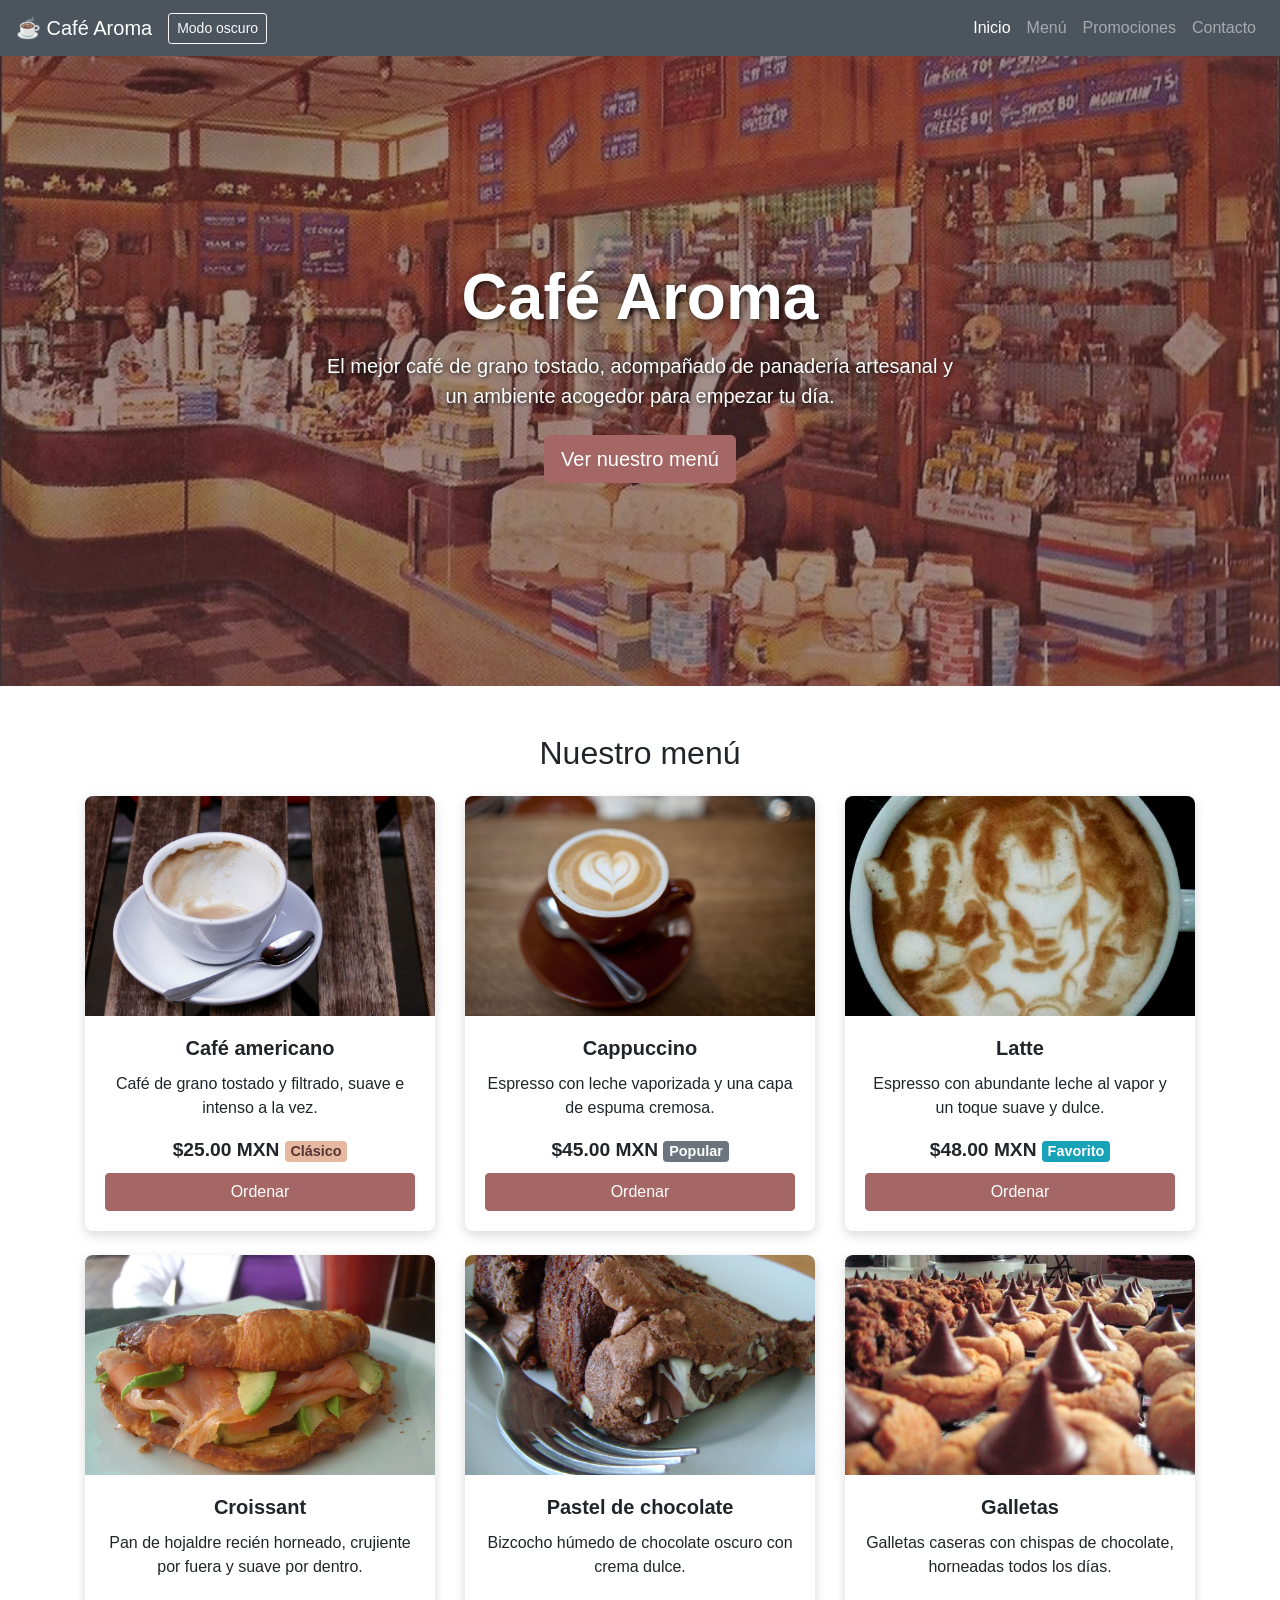
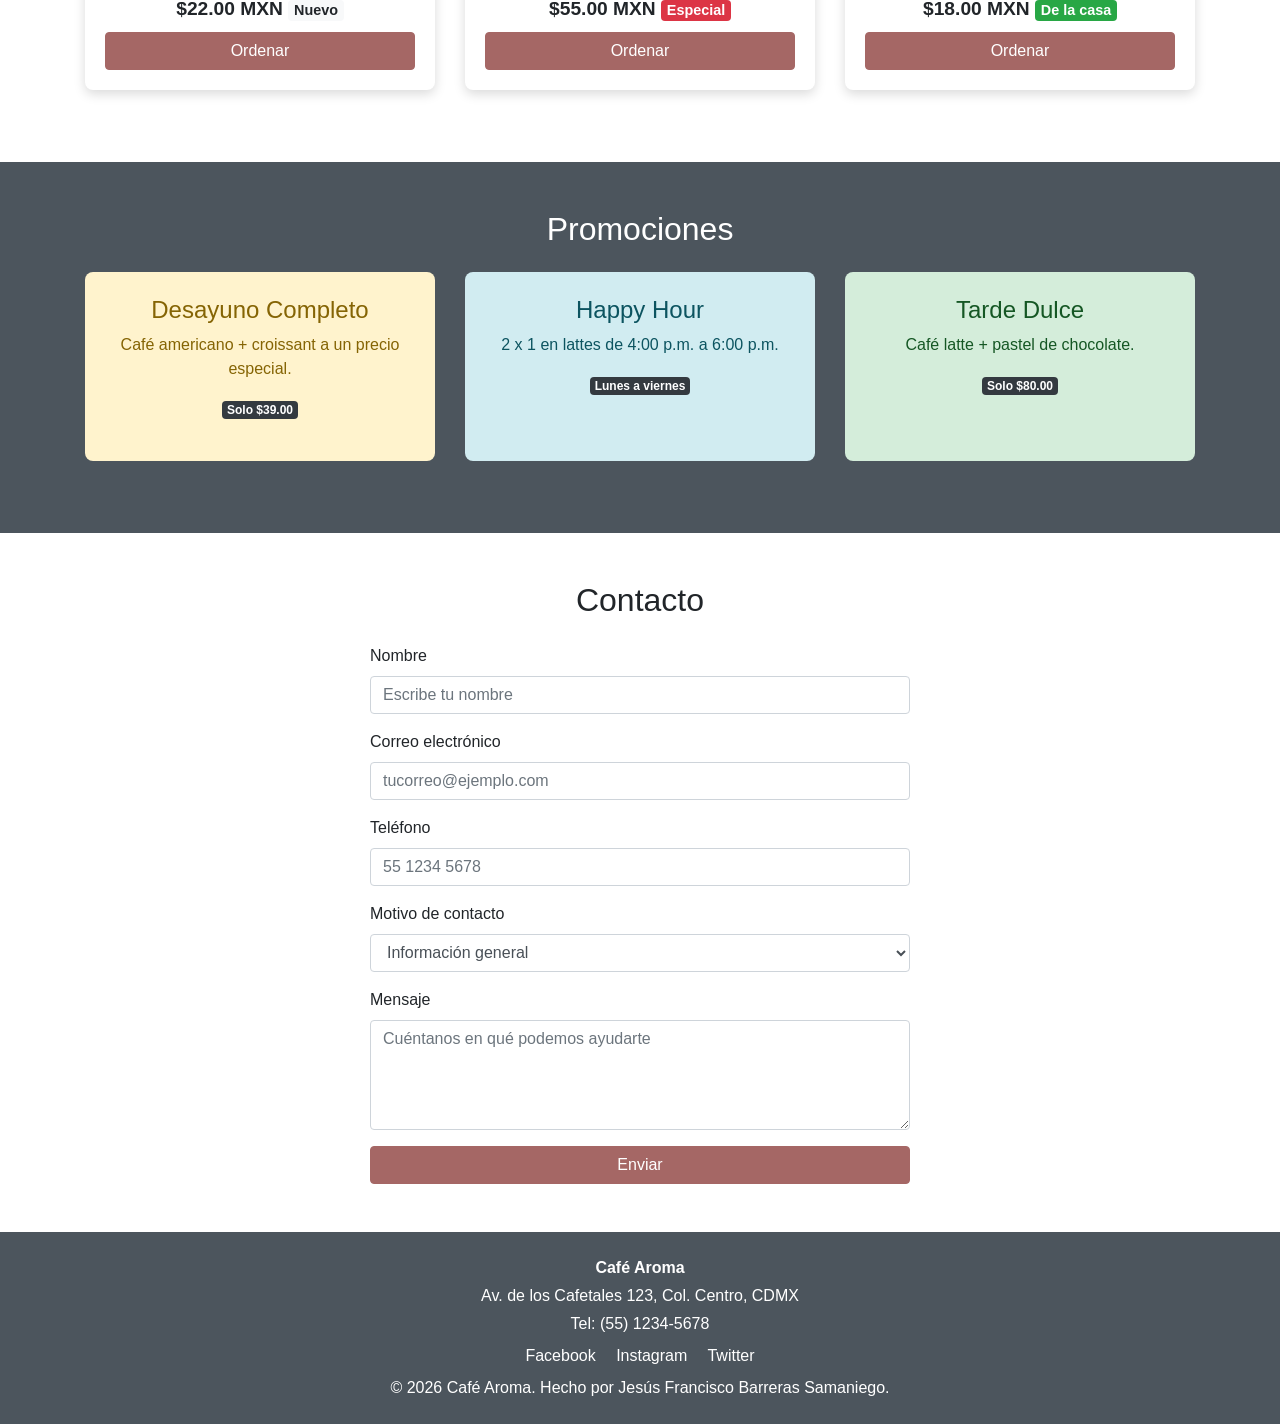
<file: index.html>
<!DOCTYPE html>
<html lang="es">
<head>
    <meta charset="UTF-8">
    <meta name="viewport" content="width=device-width, initial-scale=1.0">
    <title>Café Aroma</title>
    <link rel="stylesheet" href="https://stackpath.bootstrapcdn.com/bootstrap/4.5.2/css/bootstrap.min.css">
    <link rel="stylesheet" href="css/estilos.css">
    <script>
        (function () {
            var tema = localStorage.getItem('tema');
            if (tema === 'oscuro' || (!tema && window.matchMedia('(prefers-color-scheme: dark)').matches)) {
                document.documentElement.setAttribute('data-tema', 'oscuro');
            } else {
                document.documentElement.setAttribute('data-tema', 'claro');
            }
        })();
    </script>
</head>
<body>

    <!-- Barra de navegación -->
    <nav class="navbar navbar-expand-lg navbar-dark bg-dark">
        <a class="navbar-brand" href="#inicio">☕ Café Aroma</a>
        <div class="d-flex align-items-center ml-auto">
            <button class="btn btn-sm btn-outline-light mr-2" id="btnTema" type="button">Modo oscuro</button>
            <button class="navbar-toggler" type="button" data-toggle="collapse" data-target="#menuNavegacion"
                aria-controls="menuNavegacion" aria-expanded="false" aria-label="Alternar navegación">
                <span class="navbar-toggler-icon"></span>
            </button>
        </div>
        <div class="collapse navbar-collapse" id="menuNavegacion">
            <ul class="navbar-nav ml-auto">
                <li class="nav-item active">
                    <a class="nav-link" href="#inicio">Inicio</a>
                </li>
                <li class="nav-item">
                    <a class="nav-link" href="#menu">Menú</a>
                </li>
                <li class="nav-item">
                    <a class="nav-link" href="#promociones">Promociones</a>
                </li>
                <li class="nav-item">
                    <a class="nav-link" href="#contacto">Contacto</a>
                </li>
            </ul>
        </div>
    </nav>

    <!-- Sección principal -->
    <header id="inicio" class="portada d-flex align-items-center text-center">
        <div class="container">
            <div class="row">
                <div class="col-12">
                    <h1 class="text-white">Café Aroma</h1>
                    <p class="lead text-white mt-3 mb-4">
                        El mejor café de grano tostado, acompañado de panadería artesanal
                        y un ambiente acogedor para empezar tu día.
                    </p>
                    <a href="#menu" class="btn btn-primary btn-lg">Ver nuestro menú</a>
                </div>
            </div>
        </div>
    </header>

    <!-- Nuestro menú -->
    <section id="menu" class="py-5">
        <div class="container">
            <h2 class="text-center mb-4">Nuestro menú</h2>
            <div class="row">

                <div class="col-md-6 col-lg-4 mb-4">
                    <div class="card h-100">
                        <img src="img/cafe.jpg" class="card-img-top" alt="Café americano">
                        <div class="card-body text-center">
                            <h5 class="card-title">Café americano</h5>
                            <p class="card-text">Café de grano tostado y filtrado, suave e intenso a la vez.</p>
                            <p class="precio">$25.00 MXN <span class="badge badge-warning">Clásico</span></p>
                            <button class="btn btn-primary btn-block">Ordenar</button>
                        </div>
                    </div>
                </div>

                <div class="col-md-6 col-lg-4 mb-4">
                    <div class="card h-100">
                        <img src="img/cappuccino.jpg" class="card-img-top" alt="Cappuccino">
                        <div class="card-body text-center">
                            <h5 class="card-title">Cappuccino</h5>
                            <p class="card-text">Espresso con leche vaporizada y una capa de espuma cremosa.</p>
                            <p class="precio">$45.00 MXN <span class="badge badge-secondary">Popular</span></p>
                            <button class="btn btn-primary btn-block">Ordenar</button>
                        </div>
                    </div>
                </div>

                <div class="col-md-6 col-lg-4 mb-4">
                    <div class="card h-100">
                        <img src="img/latte.jpg" class="card-img-top" alt="Latte">
                        <div class="card-body text-center">
                            <h5 class="card-title">Latte</h5>
                            <p class="card-text">Espresso con abundante leche al vapor y un toque suave y dulce.</p>
                            <p class="precio">$48.00 MXN <span class="badge badge-info">Favorito</span></p>
                            <button class="btn btn-primary btn-block">Ordenar</button>
                        </div>
                    </div>
                </div>

                <div class="col-md-6 col-lg-4 mb-4">
                    <div class="card h-100">
                        <img src="img/croissant.jpg" class="card-img-top" alt="Croissant">
                        <div class="card-body text-center">
                            <h5 class="card-title">Croissant</h5>
                            <p class="card-text">Pan de hojaldre recién horneado, crujiente por fuera y suave por dentro.</p>
                            <p class="precio">$22.00 MXN <span class="badge badge-light">Nuevo</span></p>
                            <button class="btn btn-primary btn-block">Ordenar</button>
                        </div>
                    </div>
                </div>

                <div class="col-md-6 col-lg-4 mb-4">
                    <div class="card h-100">
                        <img src="img/pastel.jpg" class="card-img-top" alt="Pastel de chocolate">
                        <div class="card-body text-center">
                            <h5 class="card-title">Pastel de chocolate</h5>
                            <p class="card-text">Bizcocho húmedo de chocolate oscuro con crema dulce.</p>
                            <p class="precio">$55.00 MXN <span class="badge badge-danger">Especial</span></p>
                            <button class="btn btn-primary btn-block">Ordenar</button>
                        </div>
                    </div>
                </div>

                <div class="col-md-6 col-lg-4 mb-4">
                    <div class="card h-100">
                        <img src="img/galletas.jpg" class="card-img-top" alt="Galletas">
                        <div class="card-body text-center">
                            <h5 class="card-title">Galletas</h5>
                            <p class="card-text">Galletas caseras con chispas de chocolate, horneadas todos los días.</p>
                            <p class="precio">$18.00 MXN <span class="badge badge-success">De la casa</span></p>
                            <button class="btn btn-primary btn-block">Ordenar</button>
                        </div>
                    </div>
                </div>

            </div>
        </div>
    </section>

    <!-- Promociones -->
    <section id="promociones" class="py-5 bg-dark text-white">
        <div class="container">
            <h2 class="text-center mb-4">Promociones</h2>
            <div class="row text-center">

                <div class="col-md-4 mb-4">
                    <div class="alert alert-warning p-4">
                        <h4 class="alert-heading">Desayuno Completo</h4>
                        <p>Café americano + croissant a un precio especial.</p>
                        <span class="badge badge-dark">Solo $39.00</span>
                    </div>
                </div>

                <div class="col-md-4 mb-4">
                    <div class="alert alert-info p-4">
                        <h4 class="alert-heading">Happy Hour</h4>
                        <p>2 x 1 en lattes de 4:00 p.m. a 6:00 p.m.</p>
                        <span class="badge badge-dark">Lunes a viernes</span>
                    </div>
                </div>

                <div class="col-md-4 mb-4">
                    <div class="alert alert-success p-4">
                        <h4 class="alert-heading">Tarde Dulce</h4>
                        <p>Café latte + pastel de chocolate.</p>
                        <span class="badge badge-dark">Solo $80.00</span>
                    </div>
                </div>

            </div>
        </div>
    </section>

    <!-- Formulario de contacto -->
    <section id="contacto" class="py-5">
        <div class="container">
            <h2 class="text-center mb-4">Contacto</h2>
            <div class="row justify-content-center">
                <div class="col-md-8 col-lg-6">
                    <form>
                        <div class="form-group">
                            <label for="nombre">Nombre</label>
                            <input type="text" class="form-control" id="nombre" placeholder="Escribe tu nombre">
                        </div>
                        <div class="form-group">
                            <label for="correo">Correo electrónico</label>
                            <input type="email" class="form-control" id="correo" placeholder="tucorreo@ejemplo.com">
                        </div>
                        <div class="form-group">
                            <label for="telefono">Teléfono</label>
                            <input type="tel" class="form-control" id="telefono" placeholder="55 1234 5678">
                        </div>
                        <div class="form-group">
                            <label for="motivo">Motivo de contacto</label>
                            <select class="form-control" id="motivo">
                                <option>Información general</option>
                                <option>Reservaciones</option>
                                <option>Eventos privados</option>
                                <option>Sugerencias</option>
                            </select>
                        </div>
                        <div class="form-group">
                            <label for="mensaje">Mensaje</label>
                            <textarea class="form-control" id="mensaje" rows="4"
                                placeholder="Cuéntanos en qué podemos ayudarte"></textarea>
                        </div>
                        <button type="submit" class="btn btn-primary btn-block">Enviar</button>
                    </form>
                </div>
            </div>
        </div>
    </section>

    <!-- Pie de página -->
    <footer class="bg-dark text-white text-center py-4">
        <div class="container">
            <p class="mb-1"><strong>Café Aroma</strong></p>
            <p class="mb-1">Av. de los Cafetales 123, Col. Centro, CDMX</p>
            <p class="mb-2">Tel: (55) 1234-5678</p>
            <p class="mb-2">
                <a href="#" class="text-white mr-3">Facebook</a>
                <a href="#" class="text-white mr-3">Instagram</a>
                <a href="#" class="text-white">Twitter</a>
            </p>
            <p class="mb-0">&copy; 2026 Café Aroma. Hecho por Jesús Francisco Barreras Samaniego.</p>
        </div>
    </footer>

    <script src="https://code.jquery.com/jquery-3.5.1.slim.min.js"></script>
    <script src="https://cdn.jsdelivr.net/npm/popper.js@1.16.1/dist/umd/popper.min.js"></script>
    <script src="https://stackpath.bootstrapcdn.com/bootstrap/4.5.2/js/bootstrap.min.js"></script>
    <script>
        (function () {
            var btn = document.getElementById('btnTema');
            function aplicar(tema) {
                document.documentElement.setAttribute('data-tema', tema);
                localStorage.setItem('tema', tema);
                btn.textContent = tema === 'oscuro' ? 'Modo claro' : 'Modo oscuro';
            }
            aplicar(document.documentElement.getAttribute('data-tema') || 'claro');
            btn.addEventListener('click', function () {
                var actual = document.documentElement.getAttribute('data-tema');
                aplicar(actual === 'oscuro' ? 'claro' : 'oscuro');
            });
        })();
    </script>
</body>
</html>
</file>
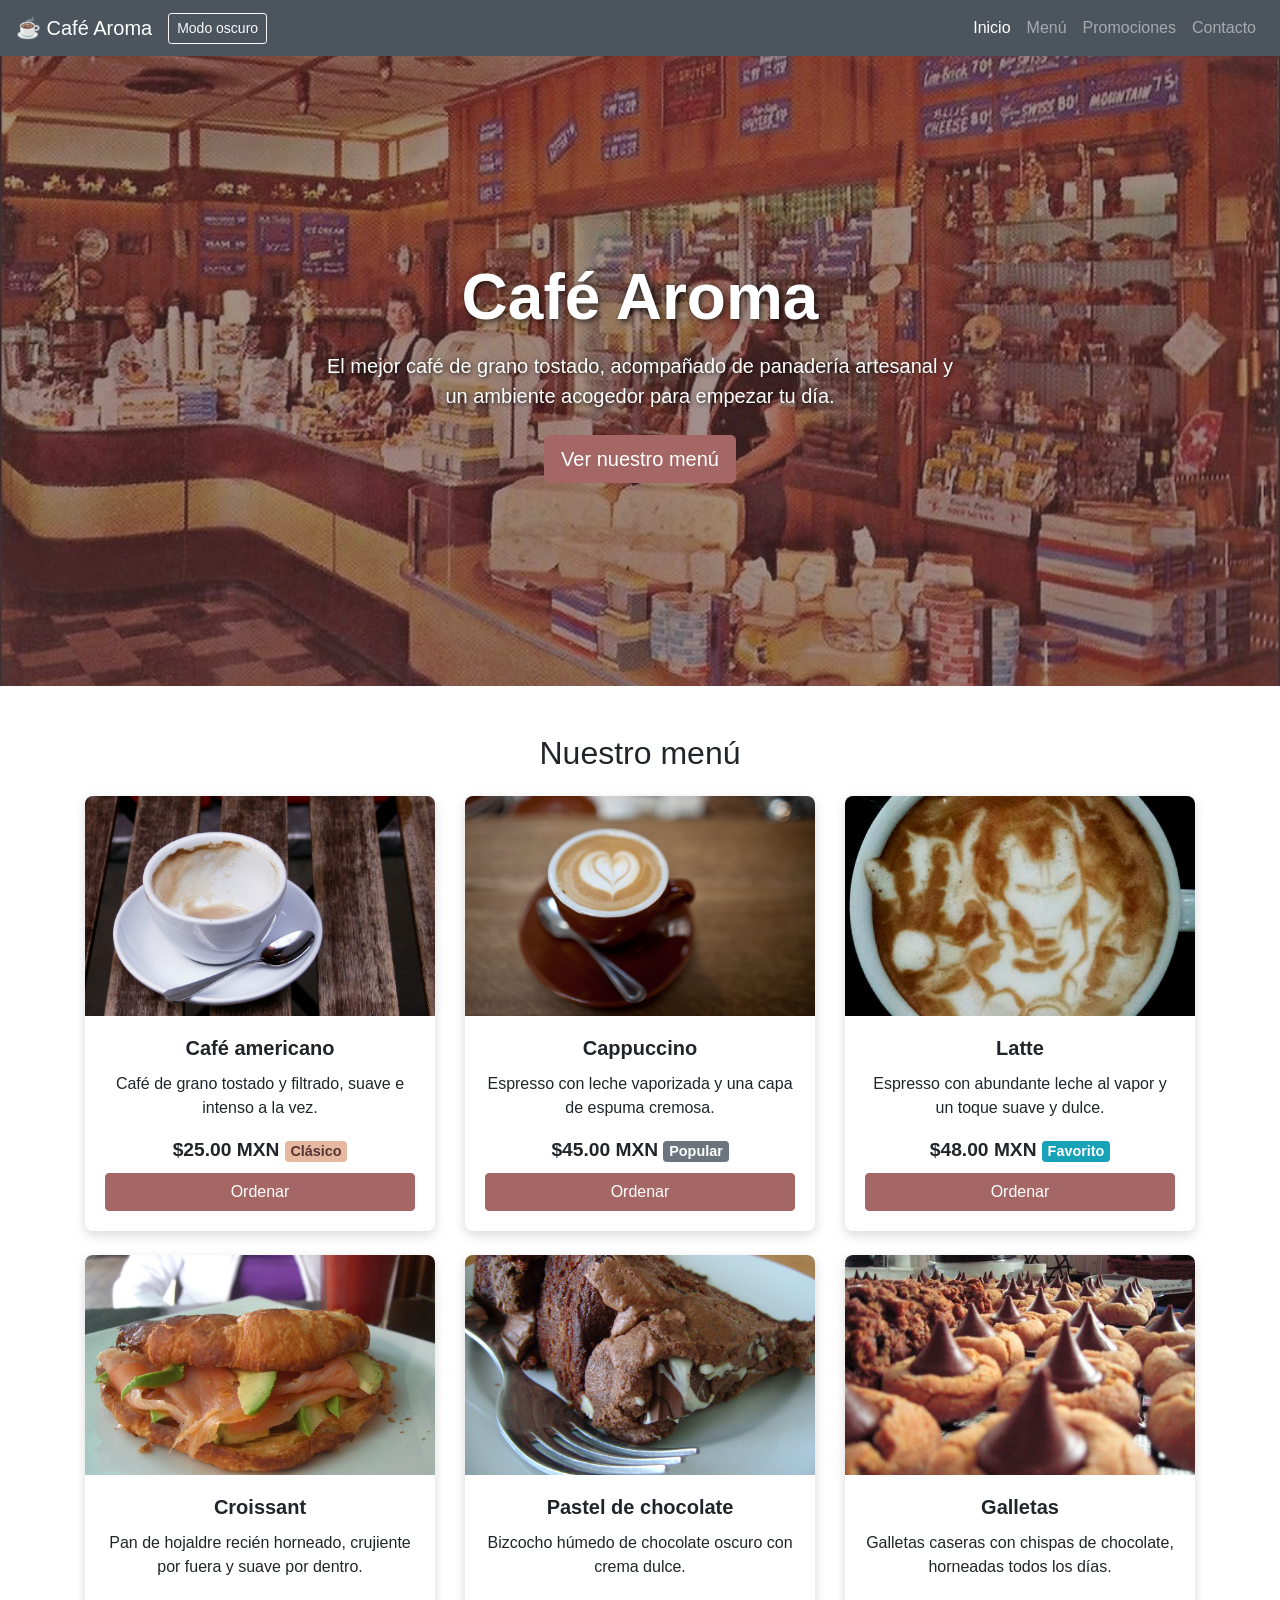
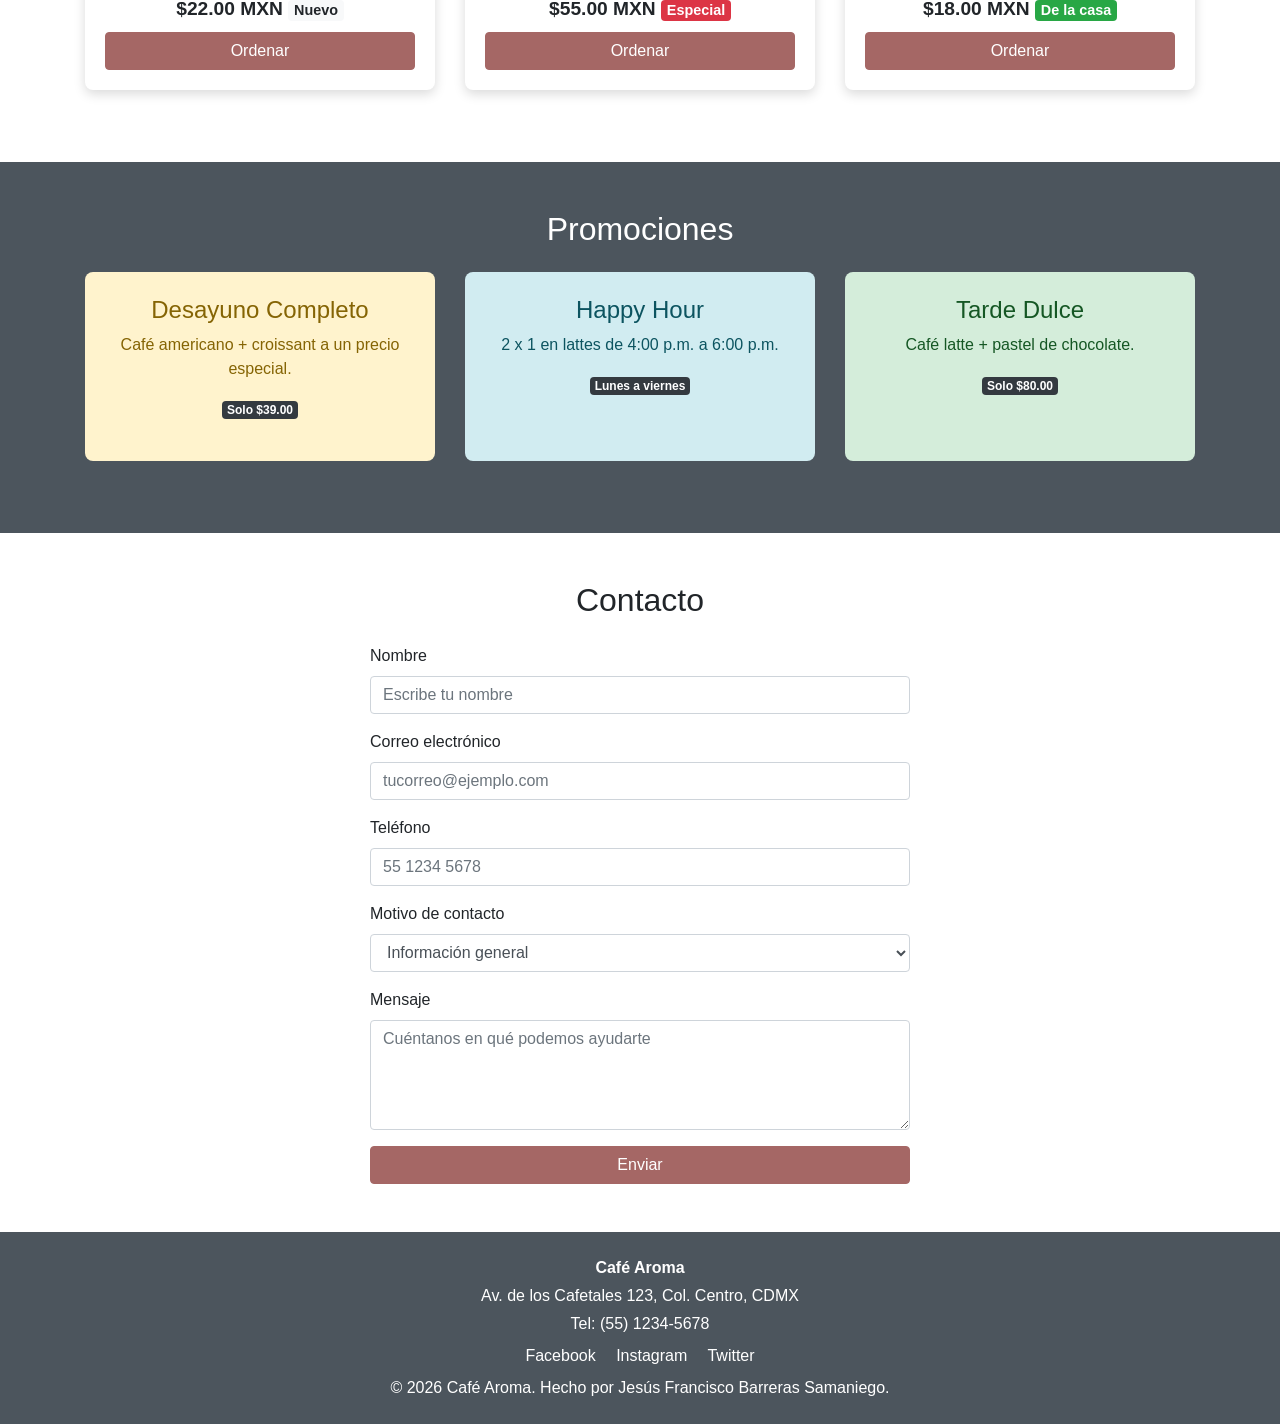
<file: cafeteria/index.html>
<!DOCTYPE html>
<html lang="es">
<head>
    <meta charset="UTF-8">
    <meta name="viewport" content="width=device-width, initial-scale=1.0">
    <title>Café Aroma</title>
    <link rel="stylesheet" href="https://stackpath.bootstrapcdn.com/bootstrap/4.5.2/css/bootstrap.min.css">
    <link rel="stylesheet" href="css/estilos.css">
    <script>
        (function () {
            var tema = localStorage.getItem('tema');
            if (tema === 'oscuro' || (!tema && window.matchMedia('(prefers-color-scheme: dark)').matches)) {
                document.documentElement.setAttribute('data-tema', 'oscuro');
            } else {
                document.documentElement.setAttribute('data-tema', 'claro');
            }
        })();
    </script>
</head>
<body>

    <!-- Barra de navegación -->
    <nav class="navbar navbar-expand-lg navbar-dark bg-dark">
        <a class="navbar-brand" href="#inicio">☕ Café Aroma</a>
        <div class="d-flex align-items-center ml-auto">
            <button class="btn btn-sm btn-outline-light mr-2" id="btnTema" type="button">Modo oscuro</button>
            <button class="navbar-toggler" type="button" data-toggle="collapse" data-target="#menuNavegacion"
                aria-controls="menuNavegacion" aria-expanded="false" aria-label="Alternar navegación">
                <span class="navbar-toggler-icon"></span>
            </button>
        </div>
        <div class="collapse navbar-collapse" id="menuNavegacion">
            <ul class="navbar-nav ml-auto">
                <li class="nav-item active">
                    <a class="nav-link" href="#inicio">Inicio</a>
                </li>
                <li class="nav-item">
                    <a class="nav-link" href="#menu">Menú</a>
                </li>
                <li class="nav-item">
                    <a class="nav-link" href="#promociones">Promociones</a>
                </li>
                <li class="nav-item">
                    <a class="nav-link" href="#contacto">Contacto</a>
                </li>
            </ul>
        </div>
    </nav>

    <!-- Sección principal -->
    <header id="inicio" class="portada d-flex align-items-center text-center">
        <div class="container">
            <div class="row">
                <div class="col-12">
                    <h1 class="text-white">Café Aroma</h1>
                    <p class="lead text-white mt-3 mb-4">
                        El mejor café de grano tostado, acompañado de panadería artesanal
                        y un ambiente acogedor para empezar tu día.
                    </p>
                    <a href="#menu" class="btn btn-primary btn-lg">Ver nuestro menú</a>
                </div>
            </div>
        </div>
    </header>

    <!-- Nuestro menú -->
    <section id="menu" class="py-5">
        <div class="container">
            <h2 class="text-center mb-4">Nuestro menú</h2>
            <div class="row">

                <div class="col-12 col-md-6 col-lg-4 mb-4">
                    <div class="card h-100">
                        <img src="img/cafe.jpg" class="card-img-top" alt="Café americano">
                        <div class="card-body text-center">
                            <h5 class="card-title">Café americano</h5>
                            <p class="card-text">Café de grano tostado y filtrado, suave e intenso a la vez.</p>
                            <p class="precio">$25.00 MXN <span class="badge badge-warning">Clásico</span></p>
                            <button class="btn btn-primary btn-block">Ordenar</button>
                        </div>
                    </div>
                </div>

                <div class="col-12 col-md-6 col-lg-4 mb-4">
                    <div class="card h-100">
                        <img src="img/cappuccino.jpg" class="card-img-top" alt="Cappuccino">
                        <div class="card-body text-center">
                            <h5 class="card-title">Cappuccino</h5>
                            <p class="card-text">Espresso con leche vaporizada y una capa de espuma cremosa.</p>
                            <p class="precio">$45.00 MXN <span class="badge badge-secondary">Popular</span></p>
                            <button class="btn btn-primary btn-block">Ordenar</button>
                        </div>
                    </div>
                </div>

                <div class="col-12 col-md-6 col-lg-4 mb-4">
                    <div class="card h-100">
                        <img src="img/latte.jpg" class="card-img-top" alt="Latte">
                        <div class="card-body text-center">
                            <h5 class="card-title">Latte</h5>
                            <p class="card-text">Espresso con abundante leche al vapor y un toque suave y dulce.</p>
                            <p class="precio">$48.00 MXN <span class="badge badge-info">Favorito</span></p>
                            <button class="btn btn-primary btn-block">Ordenar</button>
                        </div>
                    </div>
                </div>

                <div class="col-12 col-md-6 col-lg-4 mb-4">
                    <div class="card h-100">
                        <img src="img/croissant.jpg" class="card-img-top" alt="Croissant">
                        <div class="card-body text-center">
                            <h5 class="card-title">Croissant</h5>
                            <p class="card-text">Pan de hojaldre recién horneado, crujiente por fuera y suave por dentro.</p>
                            <p class="precio">$22.00 MXN <span class="badge badge-light">Nuevo</span></p>
                            <button class="btn btn-primary btn-block">Ordenar</button>
                        </div>
                    </div>
                </div>

                <div class="col-12 col-md-6 col-lg-4 mb-4">
                    <div class="card h-100">
                        <img src="img/pastel.jpg" class="card-img-top" alt="Pastel de chocolate">
                        <div class="card-body text-center">
                            <h5 class="card-title">Pastel de chocolate</h5>
                            <p class="card-text">Bizcocho húmedo de chocolate oscuro con crema dulce.</p>
                            <p class="precio">$55.00 MXN <span class="badge badge-danger">Especial</span></p>
                            <button class="btn btn-primary btn-block">Ordenar</button>
                        </div>
                    </div>
                </div>

                <div class="col-12 col-md-6 col-lg-4 mb-4">
                    <div class="card h-100">
                        <img src="img/galletas.jpg" class="card-img-top" alt="Galletas">
                        <div class="card-body text-center">
                            <h5 class="card-title">Galletas</h5>
                            <p class="card-text">Galletas caseras con chispas de chocolate, horneadas todos los días.</p>
                            <p class="precio">$18.00 MXN <span class="badge badge-success">De la casa</span></p>
                            <button class="btn btn-primary btn-block">Ordenar</button>
                        </div>
                    </div>
                </div>

            </div>
        </div>
    </section>

    <!-- Promociones -->
    <section id="promociones" class="py-5 bg-dark text-white">
        <div class="container">
            <h2 class="text-center mb-4">Promociones</h2>
            <div class="row text-center">

                <div class="col-12 col-md-4 mb-4">
                    <div class="alert alert-warning p-4">
                        <h4 class="alert-heading">Desayuno Completo</h4>
                        <p>Café americano + croissant a un precio especial.</p>
                        <span class="badge badge-dark">Solo $39.00</span>
                    </div>
                </div>

                <div class="col-12 col-md-4 mb-4">
                    <div class="alert alert-info p-4">
                        <h4 class="alert-heading">Happy Hour</h4>
                        <p>2 x 1 en lattes de 4:00 p.m. a 6:00 p.m.</p>
                        <span class="badge badge-dark">Lunes a viernes</span>
                    </div>
                </div>

                <div class="col-12 col-md-4 mb-4">
                    <div class="alert alert-success p-4">
                        <h4 class="alert-heading">Tarde Dulce</h4>
                        <p>Café latte + pastel de chocolate.</p>
                        <span class="badge badge-dark">Solo $80.00</span>
                    </div>
                </div>

            </div>
        </div>
    </section>

    <!-- Formulario de contacto -->
    <section id="contacto" class="py-5">
        <div class="container">
            <h2 class="text-center mb-4">Contacto</h2>
            <div class="row justify-content-center">
                <div class="col-12 col-md-8 col-lg-6">
                    <form>
                        <div class="form-group">
                            <label for="nombre">Nombre</label>
                            <input type="text" class="form-control" id="nombre" placeholder="Escribe tu nombre">
                        </div>
                        <div class="form-group">
                            <label for="correo">Correo electrónico</label>
                            <input type="email" class="form-control" id="correo" placeholder="tucorreo@ejemplo.com">
                        </div>
                        <div class="form-group">
                            <label for="telefono">Teléfono</label>
                            <input type="tel" class="form-control" id="telefono" placeholder="55 1234 5678">
                        </div>
                        <div class="form-group">
                            <label for="motivo">Motivo de contacto</label>
                            <select class="form-control" id="motivo">
                                <option>Información general</option>
                                <option>Reservaciones</option>
                                <option>Eventos privados</option>
                                <option>Sugerencias</option>
                            </select>
                        </div>
                        <div class="form-group">
                            <label for="mensaje">Mensaje</label>
                            <textarea class="form-control" id="mensaje" rows="4"
                                placeholder="Cuéntanos en qué podemos ayudarte"></textarea>
                        </div>
                        <button type="submit" class="btn btn-primary btn-block">Enviar</button>
                    </form>
                </div>
            </div>
        </div>
    </section>

    <!-- Pie de página -->
    <footer class="bg-dark text-white text-center py-4">
        <div class="container">
            <p class="mb-1"><strong>Café Aroma</strong></p>
            <p class="mb-1">Av. de los Cafetales 123, Col. Centro, CDMX</p>
            <p class="mb-2">Tel: (55) 1234-5678</p>
            <p class="mb-2">
                <a href="#" class="text-white mr-3">Facebook</a>
                <a href="#" class="text-white mr-3">Instagram</a>
                <a href="#" class="text-white">Twitter</a>
            </p>
            <p class="mb-0">&copy; 2026 Café Aroma. Hecho por Jesús Francisco Barreras Samaniego.</p>
        </div>
    </footer>

    <script src="https://code.jquery.com/jquery-3.5.1.slim.min.js"></script>
    <script src="https://cdn.jsdelivr.net/npm/popper.js@1.16.1/dist/umd/popper.min.js"></script>
    <script src="https://stackpath.bootstrapcdn.com/bootstrap/4.5.2/js/bootstrap.min.js"></script>
    <script>
        (function () {
            var btn = document.getElementById('btnTema');
            function aplicar(tema) {
                document.documentElement.setAttribute('data-tema', tema);
                localStorage.setItem('tema', tema);
                btn.textContent = tema === 'oscuro' ? 'Modo claro' : 'Modo oscuro';
            }
            aplicar(document.documentElement.getAttribute('data-tema') || 'claro');
            btn.addEventListener('click', function () {
                var actual = document.documentElement.getAttribute('data-tema');
                aplicar(actual === 'oscuro' ? 'claro' : 'oscuro');
            });
        })();
    </script>
</body>
</html>
</file>
<file: css/estilos.css>
/* Estilos personalizados - Café Aroma */

html {
    scroll-padding-top: 70px;
}

body {
    font-family: 'Segoe UI', Arial, sans-serif;
}

/* Portada */
.portada {
    position: relative;
    background: url('../img/portada.jpg') center center / cover no-repeat;
    min-height: 70vh;
    overflow: hidden;
}

.portada::before {
    content: '';
    position: absolute;
    top: 0;
    left: 0;
    right: 0;
    bottom: 0;
    background: rgba(0, 0, 0, 0.55);
}

.portada .container {
    position: relative;
    z-index: 1;
}

.portada h1 {
    font-size: 4rem;
    font-weight: bold;
    text-shadow: 2px 2px 6px rgba(0, 0, 0, 0.7);
}

.portada p {
    max-width: 640px;
    margin-left: auto;
    margin-right: auto;
    text-shadow: 1px 1px 4px rgba(0, 0, 0, 0.8);
}

/* Tarjetas del menú */
.card {
    border: none;
    border-radius: 0.5rem;
    overflow: hidden;
    box-shadow: 0 4px 12px rgba(0, 0, 0, 0.15);
    transition: transform 0.2s ease;
}

.card:hover {
    transform: translateY(-5px);
}

.card-img-top {
    width: 100%;
    height: 220px;
    object-fit: cover;
    display: block;
}

.card-title {
    font-weight: 600;
}

.precio {
    font-size: 1.2rem;
    font-weight: bold;
    margin-bottom: 0.5rem;
}

/* Promociones */
.alert {
    border: none;
    border-radius: 0.5rem;
    min-height: 100%;
}

/* Modo oscuro */
body,
.card,
.card-body,
.form-control {
    transition: background-color 0.3s ease, color 0.3s ease, border-color 0.3s ease;
}

html[data-tema="oscuro"] body {
    background-color: #121212;
    color: #e0e0e0;
}

html[data-tema="oscuro"] .card,
html[data-tema="oscuro"] .card-body {
    background-color: #1e1e1e;
    color: #e0e0e0;
}

html[data-tema="oscuro"] .card-text {
    color: #cfcfcf;
}

html[data-tema="oscuro"] .form-control {
    background-color: #1e1e1e;
    color: #e0e0e0;
    border-color: #3a3a3a;
}

html[data-tema="oscuro"] .form-control::placeholder {
    color: #8a8a8a;
}

html[data-tema="oscuro"] .form-control:focus {
    background-color: #1e1e1e;
    color: #e0e0e0;
    border-color: #007bff;
    box-shadow: 0 0 0 0.2rem rgba(0, 123, 255, 0.25);
}

html[data-tema="oscuro"] select.form-control option {
    background-color: #1e1e1e;
    color: #e0e0e0;
}

html[data-tema="oscuro"] .badge-light {
    background-color: #444;
    color: #fff;
}

html[data-tema="oscuro"] h2,
html[data-tema="oscuro"] h4,
html[data-tema="oscuro"] h5,
html[data-tema="oscuro"] label,
html[data-tema="oscuro"] .precio {
    color: inherit;
}

/* Paleta de colores personalizada */
:root {
    --color-rosa: #a56765;
    --color-gris: #4c555d;
    --color-durazno: #e5b89f;
    --color-vino: #573234;
}

.btn-primary {
    background-color: var(--color-rosa);
    border-color: var(--color-rosa);
}

.btn-primary:hover,
.btn-primary:focus {
    background-color: var(--color-vino);
    border-color: var(--color-vino);
}

.bg-dark {
    background-color: var(--color-gris) !important;
}

.badge-warning {
    background-color: var(--color-durazno);
    color: var(--color-vino);
}

.portada::before {
    background: rgba(87, 50, 52, 0.55);
}

a.text-white:hover {
    color: var(--color-durazno) !important;
}
</file>
<file: cafeteria/css/estilos.css>
/* Estilos personalizados - Café Aroma */

html {
    scroll-padding-top: 70px;
}

body {
    font-family: 'Segoe UI', Arial, sans-serif;
}

/* Portada */
.portada {
    position: relative;
    background: url('../img/portada.jpg') center center / cover no-repeat;
    min-height: 70vh;
    overflow: hidden;
}

.portada::before {
    content: '';
    position: absolute;
    top: 0;
    left: 0;
    right: 0;
    bottom: 0;
    background: rgba(0, 0, 0, 0.55);
}

.portada .container {
    position: relative;
    z-index: 1;
}

.portada h1 {
    font-size: 4rem;
    font-weight: bold;
    text-shadow: 2px 2px 6px rgba(0, 0, 0, 0.7);
}

.portada p {
    max-width: 640px;
    margin-left: auto;
    margin-right: auto;
    text-shadow: 1px 1px 4px rgba(0, 0, 0, 0.8);
}

/* Tarjetas del menú */
.card {
    border: none;
    border-radius: 0.5rem;
    overflow: hidden;
    box-shadow: 0 4px 12px rgba(0, 0, 0, 0.15);
    transition: transform 0.2s ease;
}

.card:hover {
    transform: translateY(-5px);
}

.card-img-top {
    width: 100%;
    height: 220px;
    object-fit: cover;
    display: block;
}

.card-title {
    font-weight: 600;
}

.precio {
    font-size: 1.2rem;
    font-weight: bold;
    margin-bottom: 0.5rem;
}

/* Promociones */
.alert {
    border: none;
    border-radius: 0.5rem;
    min-height: 100%;
}

/* Modo oscuro */
body,
.card,
.card-body,
.form-control {
    transition: background-color 0.3s ease, color 0.3s ease, border-color 0.3s ease;
}

html[data-tema="oscuro"] body {
    background-color: #121212;
    color: #e0e0e0;
}

html[data-tema="oscuro"] .card,
html[data-tema="oscuro"] .card-body {
    background-color: #1e1e1e;
    color: #e0e0e0;
}

html[data-tema="oscuro"] .card-text {
    color: #cfcfcf;
}

html[data-tema="oscuro"] .form-control {
    background-color: #1e1e1e;
    color: #e0e0e0;
    border-color: #3a3a3a;
}

html[data-tema="oscuro"] .form-control::placeholder {
    color: #8a8a8a;
}

html[data-tema="oscuro"] .form-control:focus {
    background-color: #1e1e1e;
    color: #e0e0e0;
    border-color: #007bff;
    box-shadow: 0 0 0 0.2rem rgba(0, 123, 255, 0.25);
}

html[data-tema="oscuro"] select.form-control option {
    background-color: #1e1e1e;
    color: #e0e0e0;
}

html[data-tema="oscuro"] .badge-light {
    background-color: #444;
    color: #fff;
}

html[data-tema="oscuro"] h2,
html[data-tema="oscuro"] h4,
html[data-tema="oscuro"] h5,
html[data-tema="oscuro"] label,
html[data-tema="oscuro"] .precio {
    color: inherit;
}

/* Paleta de colores personalizada */
:root {
    --color-rosa: #a56765;
    --color-gris: #4c555d;
    --color-durazno: #e5b89f;
    --color-vino: #573234;
}

.btn-primary {
    background-color: var(--color-rosa);
    border-color: var(--color-rosa);
}

.btn-primary:hover,
.btn-primary:focus {
    background-color: var(--color-vino);
    border-color: var(--color-vino);
}

.bg-dark {
    background-color: var(--color-gris) !important;
}

.badge-warning {
    background-color: var(--color-durazno);
    color: var(--color-vino);
}

.portada::before {
    background: rgba(87, 50, 52, 0.55);
}

a.text-white:hover {
    color: var(--color-durazno) !important;
}
</file>
